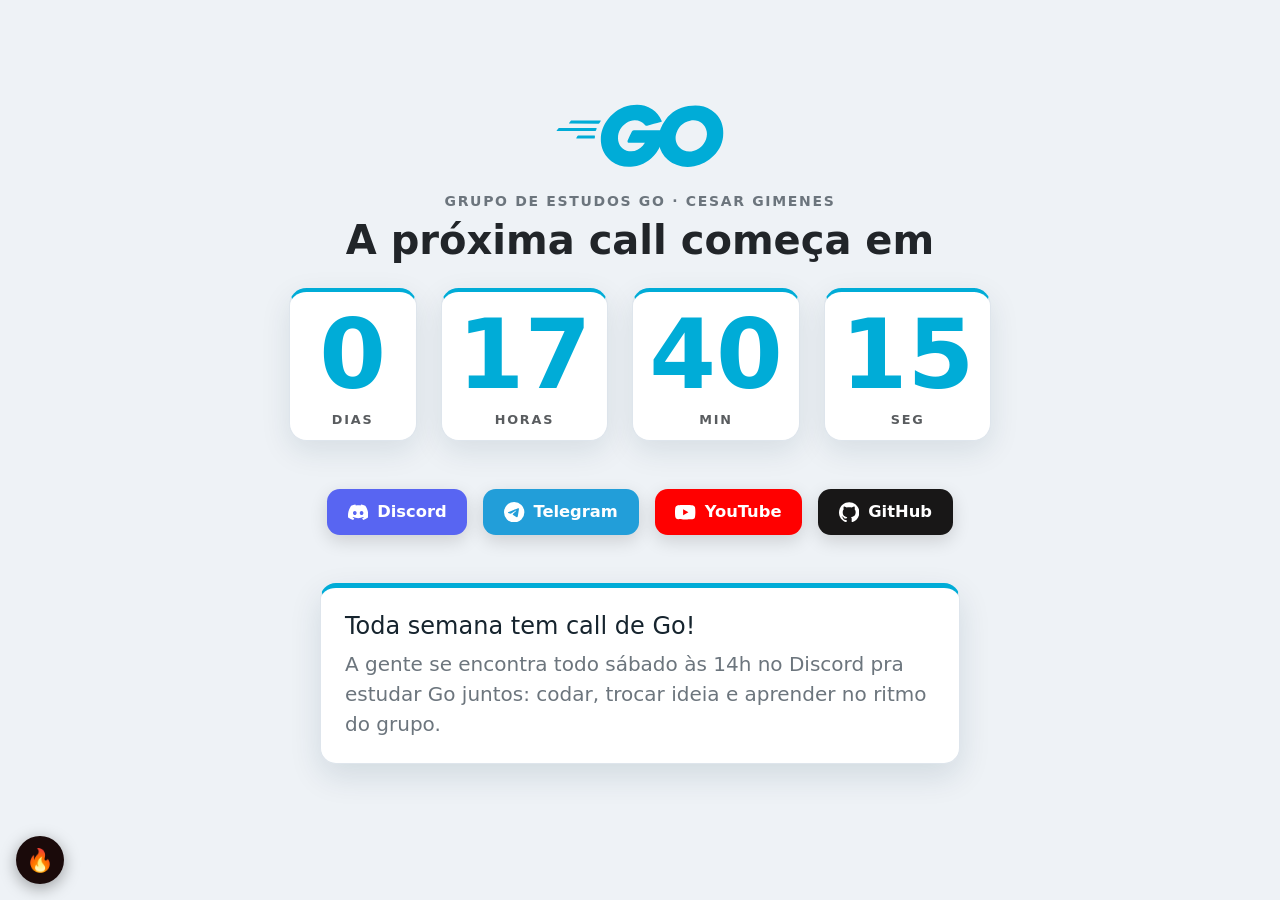
<file: index.html>
<!DOCTYPE html>
<html lang="pt-br">
<head>
  <meta charset="utf-8">
  <meta name="viewport" content="width=device-width, initial-scale=1">
  <meta name="description" content="Grupo de estudos de Go do Cesar Gimenes — call todo sábado às 14h no Discord.">
  <title>Grupo de Estudos Go</title>

  <link rel="icon" href="data:image/svg+xml,<svg xmlns='http://www.w3.org/2000/svg' viewBox='0 0 16 16'><rect width='16' height='16' rx='3' fill='%2300acd7'/></svg>">
  <link rel="preconnect" href="https://github.com">
  <link rel="preconnect" href="https://avatars.githubusercontent.com">

  <link rel="stylesheet" href="assets/vendor/bootstrap.min.css">
  <link rel="stylesheet" href="assets/css/main.css">
  <link rel="stylesheet" href="assets/css/hell.css">
</head>
<body>
  <main id="conteudo">
<section class="home-wrap text-center">
  <svg class="go-logo mb-4" viewBox="0 0 207 78" role="img" aria-label="Go">
    <g fill="#00acd7" fill-rule="evenodd">
      <path d="m16.2 24.1c-.4 0-.5-.2-.3-.5l2.1-2.7c.2-.3.7-.5 1.1-.5h35.7c.4 0 .5.3.3.6l-1.7 2.6c-.2.3-.7.6-1 .6z"/>
      <path d="m1.1 33.3c-.4 0-.5-.2-.3-.5l2.1-2.7c.2-.3.7-.5 1.1-.5h45.6c.4 0 .6.3.5.6l-.8 2.4c-.1.4-.5.6-.9.6z"/>
      <path d="m25.3 42.5c-.4 0-.5-.3-.3-.6l1.4-2.5c.2-.3.6-.6 1-.6h20c.4 0 .6.3.6.7l-.2 2.4c0 .4-.4.7-.7.7z"/>
      <g transform="translate(55)">
        <path d="m74.1 22.3c-6.3 1.6-10.6 2.8-16.8 4.4-1.5.4-1.6.5-2.9-1-1.5-1.7-2.6-2.8-4.7-3.8-6.3-3.1-12.4-2.2-18.1 1.5-6.8 4.4-10.3 10.9-10.2 19 .1 8 5.6 14.6 13.5 15.7 6.8.9 12.5-1.5 17-6.6.9-1.1 1.7-2.3 2.7-3.7-3.6 0-8.1 0-19.3 0-2.1 0-2.6-1.3-1.9-3 1.3-3.1 3.7-8.3 5.1-10.9.3-.6 1-1.6 2.5-1.6h36.4c-.2 2.7-.2 5.4-.6 8.1-1.1 7.2-3.8 13.8-8.2 19.6-7.2 9.5-16.6 15.4-28.5 17-9.8 1.3-18.9-.6-26.9-6.6-7.4-5.6-11.6-13-12.7-22.2-1.3-10.9 1.9-20.7 8.5-29.3 7.1-9.3 16.5-15.2 28-17.3 9.4-1.7 18.4-.6 26.5 4.9 5.3 3.5 9.1 8.3 11.6 14.1.6.9.2 1.4-1 1.7z"/>
        <path d="m107.2 77.6c-9.1-.2-17.4-2.8-24.4-8.8-5.9-5.1-9.6-11.6-10.8-19.3-1.8-11.3 1.3-21.3 8.1-30.2 7.3-9.6 16.1-14.6 28-16.7 10.2-1.8 19.8-.8 28.5 5.1 7.9 5.4 12.8 12.7 14.1 22.3 1.7 13.5-2.2 24.5-11.5 33.9-6.6 6.7-14.7 10.9-24 12.8-2.7.5-5.4.6-8 .9zm23.8-40.4c-.1-1.3-.1-2.3-.3-3.3-1.8-9.9-10.9-15.5-20.4-13.3-9.3 2.1-15.3 8-17.5 17.4-1.8 7.8 2 15.7 9.2 18.9 5.5 2.4 11 2.1 16.3-.6 7.9-4.1 12.2-10.5 12.7-19.1z" fill-rule="nonzero"/>
      </g>
    </g>
  </svg>

  <p class="text-uppercase text-secondary fw-semibold small mb-1" style="letter-spacing:.12em">Grupo de Estudos Go · Cesar Gimenes</p>
  <h1 class="display-6 fw-bold mb-4">A próxima call começa em</h1>

  <div class="countdown d-flex justify-content-center gap-3 gap-md-4"
       data-countdown
       data-target=""
       data-weekday="6"
       data-hour="14"
       data-reset-hour="">
    <div class="cd-unit"><span class="cd-num" data-days>--</span><span class="cd-label">dias</span></div>
    <div class="cd-unit"><span class="cd-num" data-hours>--</span><span class="cd-label">horas</span></div>
    <div class="cd-unit"><span class="cd-num" data-minutes>--</span><span class="cd-label">min</span></div>
    <div class="cd-unit"><span class="cd-num" data-seconds>--</span><span class="cd-label">seg</span></div>
  </div>

  <div class="d-flex flex-wrap justify-content-center gap-3 my-5">
    <a class="btn-brand btn-discord" href="https://discord.gg/pKXF9y95Pp" target="_blank" rel="noopener">
      <svg viewBox="0 0 24 24" aria-hidden="true"><path d="M20.317 4.3698a19.7913 19.7913 0 00-4.8851-1.5152.0741.0741 0 00-.0785.0371c-.211.3753-.4447.8648-.6083 1.2495-1.8447-.2762-3.68-.2762-5.4868 0-.1636-.3933-.4058-.8742-.6177-1.2495a.077.077 0 00-.0785-.037 19.7363 19.7363 0 00-4.8852 1.515.0699.0699 0 00-.0321.0277C.5334 9.0458-.319 13.5799.0992 18.0578a.0824.0824 0 00.0312.0561c2.0528 1.5076 4.0413 2.4228 5.9929 3.0294a.0777.0777 0 00.0842-.0276c.4616-.6304.8731-1.2952 1.226-1.9942a.076.076 0 00-.0416-.1057c-.6528-.2476-1.2743-.5495-1.8722-.8923a.077.077 0 01-.0076-.1277c.1258-.0943.2517-.1923.3718-.2914a.0743.0743 0 01.0776-.0105c3.9278 1.7933 8.18 1.7933 12.0614 0a.0739.0739 0 01.0785.0095c.1202.099.246.1981.3728.2924a.077.077 0 01-.0066.1276 12.2986 12.2986 0 01-1.873.8914.0766.0766 0 00-.0407.1067c.3604.698.7719 1.3628 1.225 1.9932a.076.076 0 00.0842.0286c1.961-.6067 3.9495-1.5219 6.0023-3.0294a.077.077 0 00.0313-.0552c.5004-5.177-.8382-9.6739-3.5485-13.6604a.061.061 0 00-.0312-.0286zM8.02 15.3312c-1.1825 0-2.1569-1.0857-2.1569-2.419 0-1.3332.9555-2.4189 2.157-2.4189 1.2108 0 2.1757 1.0952 2.1568 2.419 0 1.3332-.9555 2.4189-2.1569 2.4189zm7.9748 0c-1.1825 0-2.1569-1.0857-2.1569-2.419 0-1.3332.9554-2.4189 2.1569-2.4189 1.2108 0 2.1757 1.0952 2.1568 2.419 0 1.3332-.946 2.4189-2.1568 2.4189Z"/></svg>
      Discord
    </a>
    <a class="btn-brand btn-telegram" href="https://t.me/grupoDeEstudosGolang" target="_blank" rel="noopener">
      <svg viewBox="0 0 24 24" aria-hidden="true"><path d="M11.944 0A12 12 0 0 0 0 12a12 12 0 0 0 12 12 12 12 0 0 0 12-12A12 12 0 0 0 12 0a12 12 0 0 0-.056 0zm4.962 7.224c.1-.002.321.023.465.14a.506.506 0 0 1 .171.325c.016.093.036.306.02.472-.18 1.898-.962 6.502-1.36 8.627-.168.9-.499 1.201-.82 1.23-.696.065-1.225-.46-1.9-.902-1.056-.693-1.653-1.124-2.678-1.8-1.185-.78-.417-1.21.258-1.91.177-.184 3.247-2.977 3.307-3.23.007-.032.014-.15-.056-.212s-.174-.041-.249-.024c-.106.024-1.793 1.14-5.061 3.345-.48.33-.913.49-1.302.48-.428-.008-1.252-.241-1.865-.44-.752-.245-1.349-.374-1.297-.789.027-.216.325-.437.893-.663 3.498-1.524 5.83-2.529 6.998-3.014 3.332-1.386 4.025-1.627 4.476-1.635z"/></svg>
      Telegram
    </a>
    <a class="btn-brand btn-youtube" href="https://www.youtube.com/@grupodeestudosdegolang" target="_blank" rel="noopener">
      <svg viewBox="0 0 24 24" aria-hidden="true"><path d="M23.498 6.186a3.016 3.016 0 0 0-2.122-2.136C19.505 3.545 12 3.545 12 3.545s-7.505 0-9.377.505A3.017 3.017 0 0 0 .502 6.186C0 8.07 0 12 0 12s0 3.93.502 5.814a3.016 3.016 0 0 0 2.122 2.136c1.871.505 9.376.505 9.376.505s7.505 0 9.377-.505a3.015 3.015 0 0 0 2.122-2.136C24 15.93 24 12 24 12s0-3.93-.502-5.814zM9.545 15.568V8.432L15.818 12l-6.273 3.568z"/></svg>
      YouTube
    </a>
    <a class="btn-brand btn-github" href="https://github.com/crgimenes/grupo-estudos-golang" target="_blank" rel="noopener">
      <svg viewBox="0 0 24 24" aria-hidden="true"><path d="M12 .297c-6.63 0-12 5.373-12 12 0 5.303 3.438 9.8 8.205 11.385.6.113.82-.258.82-.577 0-.285-.01-1.04-.015-2.04-3.338.724-4.042-1.61-4.042-1.61C4.422 18.07 3.633 17.7 3.633 17.7c-1.087-.744.084-.729.084-.729 1.205.084 1.838 1.236 1.838 1.236 1.07 1.835 2.809 1.305 3.495.998.108-.776.417-1.305.76-1.605-2.665-.3-5.466-1.332-5.466-5.93 0-1.31.465-2.38 1.235-3.22-.135-.303-.54-1.523.105-3.176 0 0 1.005-.322 3.3 1.23.96-.267 1.98-.399 3-.405 1.02.006 2.04.138 3 .405 2.28-1.552 3.285-1.23 3.285-1.23.645 1.653.24 2.873.12 3.176.765.84 1.23 1.91 1.23 3.22 0 4.61-2.805 5.625-5.475 5.92.42.36.81 1.096.81 2.22 0 1.606-.015 2.896-.015 3.286 0 .315.21.69.825.57C20.565 22.092 24 17.592 24 12.297c0-6.627-5.373-12-12-12"/></svg>
      GitHub
    </a>
  </div>

  <div class="info-card card text-start mx-auto">
    <div class="card-body p-4">
      <h2 class="h4 mb-2">Toda semana tem call de Go!</h2>
      <p class="mb-0 fs-5 text-secondary">A gente se encontra todo sábado às 14h no Discord pra estudar Go juntos: codar, trocar ideia e aprender no ritmo do grupo.</p>
    </div>
  </div>
</section>
  </main>

  <button class="hell-trigger" data-hell-trigger aria-label="Não clique aqui" title="Não clica não…">🔥</button>

  <div class="hell-stage" data-hell-stage aria-hidden="true">

    <div class="pulse-ring" data-pulse></div>

    <div class="embers" data-embers aria-hidden="true"></div>

    <svg class="hell-gates" viewBox="0 0 260 380" aria-hidden="true" preserveAspectRatio="xMidYMax meet">
      <path d="M18 380 L18 150 Q18 28 130 16 Q242 28 242 150 L242 380 Z" fill="#1c0606" stroke="#3a0a0a" stroke-width="6"/>
      <path d="M40 380 L40 150 Q40 50 130 40 Q220 50 220 150 L220 380 Z" fill="#0a0202"/>
      <g stroke="#3a0a0a" stroke-width="3" fill="none" opacity=".7">
        <path d="M18 150 Q18 28 130 16 Q242 28 242 150"/>
        <line x1="18" y1="210" x2="40" y2="210"/><line x1="18" y1="270" x2="40" y2="270"/><line x1="18" y1="330" x2="40" y2="330"/>
        <line x1="220" y1="210" x2="242" y2="210"/><line x1="220" y1="270" x2="242" y2="270"/><line x1="220" y1="330" x2="242" y2="330"/>
      </g>
      <path class="gate-fire" d="M58 380 L58 160 Q58 70 130 60 Q202 70 202 160 L202 380 Z" fill="#ff3b00" opacity=".92"/>
      <path class="gate-fire2" d="M78 380 L78 175 Q78 95 130 86 Q182 95 182 175 L182 380 Z" fill="#ff7a1f"/>
      <g stroke="#160404" stroke-width="6" opacity=".8">
        <line x1="92" y1="120" x2="92" y2="380"/><line x1="114" y1="100" x2="114" y2="380"/>
        <line x1="146" y1="100" x2="146" y2="380"/><line x1="168" y1="120" x2="168" y2="380"/>
      </g>
      <circle class="gate-eye" cx="110" cy="150" r="6" fill="#ffe27a"/>
      <circle class="gate-eye" cx="150" cy="150" r="6" fill="#ffe27a"/>
      <text x="130" y="46" text-anchor="middle" class="gate-text">HELL</text>
      <g class="gate-flames">
        <path class="flick f1" d="M70 250 q-16 -46 6 -80 q5 34 22 40 q16 -22 6 -50 q34 40 11 90 Z" fill="#ffb01f"/>
        <path class="flick f2" d="M130 270 q-14 -56 9 -96 q7 40 24 47 q13 -28 7 -58 q38 50 9 107 Z" fill="#ff7a1f"/>
        <path class="flick f3" d="M190 252 q-12 -44 7 -76 q6 32 20 38 q11 -20 6 -48 q30 38 10 86 Z" fill="#ffb01f"/>
      </g>
    </svg>

    <div class="bus" data-bus>
      <div class="bus-body">
        <span class="bus-sign">L666 · INFERNO</span>
        <span class="bus-window-band"></span>

        <!-- Os assentos sao montados pelo hell.js a partir de assets/data/members.js -->
        <div class="bus-seats" data-bus-seats></div>

        <span class="bus-skirt"></span>
        <span class="headlight"></span>

        <svg class="wheel wheel-l" viewBox="0 0 40 40" aria-hidden="true">
          <circle cx="20" cy="20" r="19" fill="#0d0d0d"/><circle cx="20" cy="20" r="11" fill="#cfcfcf"/>
          <g stroke="#888" stroke-width="2.4" stroke-linecap="round">
            <line x1="20" y1="20" x2="20" y2="10"/><line x1="20" y1="20" x2="28.7" y2="15"/><line x1="20" y1="20" x2="28.7" y2="25"/>
            <line x1="20" y1="20" x2="20" y2="30"/><line x1="20" y1="20" x2="11.3" y2="25"/><line x1="20" y1="20" x2="11.3" y2="15"/>
          </g>
          <circle cx="20" cy="20" r="3.5" fill="#444"/>
        </svg>
        <svg class="wheel wheel-r" viewBox="0 0 40 40" aria-hidden="true">
          <circle cx="20" cy="20" r="19" fill="#0d0d0d"/><circle cx="20" cy="20" r="11" fill="#cfcfcf"/>
          <g stroke="#888" stroke-width="2.4" stroke-linecap="round">
            <line x1="20" y1="20" x2="20" y2="10"/><line x1="20" y1="20" x2="28.7" y2="15"/><line x1="20" y1="20" x2="28.7" y2="25"/>
            <line x1="20" y1="20" x2="20" y2="30"/><line x1="20" y1="20" x2="11.3" y2="25"/><line x1="20" y1="20" x2="11.3" y2="15"/>
          </g>
          <circle cx="20" cy="20" r="3.5" fill="#444"/>
        </svg>
      </div>
    </div>

    <audio data-hell-audio src="audio/highway.mp3" loop preload="none"></audio>
  </div>

  <script src="assets/data/members.js"></script>
  <script src="assets/data/lines.js"></script>
  <script src="assets/js/countdown.js" defer></script>
  <script src="assets/js/hell.js" defer></script>
</body>
</html>
</file>
<file: assets/css/main.css>
:root {
  --go: #00acd7;
  --go-dark: #007d9c;
  --bs-body-bg: #eef2f6;
  --bs-body-bg-rgb: 238, 242, 246;
  --bs-card-bg: #ffffff;
  --bs-border-color: #dee5ec;
  transition: background-color 2.2s ease, color 2.2s ease;
}

body { transition: background-color 2.2s ease, color 2.2s ease; }

[hidden] { display: none !important; }

.home-wrap {
  min-height: calc(100vh - 2rem);
  display: flex; flex-direction: column; align-items: center; justify-content: center;
  max-width: 720px; margin: 0 auto; padding: 3rem 1.25rem;
}

.go-logo { width: clamp(110px, 22vw, 168px); height: auto; }

.countdown { font-variant-numeric: tabular-nums; }
.cd-unit {
  display: flex; flex-direction: column; align-items: center; justify-content: center;
  min-width: clamp(4.8rem, 17vw, 8rem); padding: .9rem 1rem .7rem;
  background: var(--bs-card-bg); border: 1px solid var(--bs-border-color);
  border-top: 4px solid var(--go); border-radius: 1.1rem;
  box-shadow: 0 10px 30px rgba(0, 50, 70, .10);
}
.cd-num { font-size: clamp(3rem, 12vw, 6rem); font-weight: 800; line-height: 1; color: var(--go); }
.cd-label { font-size: .8rem; text-transform: uppercase; letter-spacing: .14em; color: var(--bs-secondary-color); margin-top: .45rem; font-weight: 700; }

.btn-brand {
  display: inline-flex; align-items: center; gap: .55rem; font-weight: 700; font-size: 1.02rem;
  padding: .68rem 1.3rem; border: 0; border-radius: .8rem; color: #fff; text-decoration: none;
  box-shadow: 0 6px 18px rgba(0, 0, 0, .14); transition: transform .13s ease, filter .13s ease, box-shadow .13s ease;
}
.btn-brand:hover { transform: translateY(-3px); filter: brightness(1.08); color: #fff; box-shadow: 0 10px 24px rgba(0, 0, 0, .2); }
.btn-brand svg { width: 1.25em; height: 1.25em; fill: currentColor; }
.btn-discord  { background: #5865F2; }
.btn-telegram { background: #229ED9; }
.btn-youtube  { background: #FF0000; }
.btn-github   { background: #181717; }

.info-card {
  width: 100%; max-width: 640px; background: #fff; color: #16242e;
  --bs-body-color: #16242e; --bs-secondary-color: #5b6b76;
  border: 1px solid var(--bs-border-color); border-top: 5px solid var(--go);
  border-radius: 1rem; box-shadow: 0 12px 32px rgba(0, 50, 70, .12);
}

@media (prefers-reduced-motion: reduce) {
  *, ::before, ::after { animation-duration: .001ms !important; transition-duration: .001ms !important; }
}
</file>
<file: assets/css/hell.css>
.hell-trigger {
  position: fixed; left: 1rem; bottom: 1rem; z-index: 10000;
  width: 3rem; height: 3rem; border-radius: 50%; border: none; cursor: pointer;
  font-size: 1.4rem; line-height: 1; background: #1a0a0a; color: #fff;
  box-shadow: 0 4px 16px rgba(0,0,0,.35); transition: transform .2s ease, box-shadow .3s ease;
  animation: trigger-idle 2.6s ease-in-out infinite;
}
.hell-trigger:hover { transform: scale(1.12) rotate(-8deg); }
@keyframes trigger-idle {
  0%,100% { box-shadow: 0 4px 16px rgba(0,0,0,.35); }
  50%     { box-shadow: 0 0 22px 4px rgba(255,80,0,.55); }
}
html.hell .hell-trigger { background: #ff3b00; box-shadow: 0 0 26px 6px rgba(255,80,0,.8); }

.hell-stage {
  position: fixed; inset: 0; z-index: 9980; pointer-events: none;
  opacity: 0; transition: opacity 1.5s ease; overflow: hidden;
}
.hell-stage a, .hell-stage .win { pointer-events: auto; }
html.hell .hell-stage { opacity: 1; }

html.hell-1 {
  --bs-body-bg:#2a1212; --bs-body-color:#ffe2cf; --bs-secondary-color:#e7a07e;
  --bs-border-color:#5e2424; --bs-card-bg:#341515; --bs-tertiary-bg:#321616; --bs-emphasis-color:#fff;
}
html.hell-2 {
  --bs-body-bg:#190808; --bs-body-color:#ffcdab; --bs-secondary-color:#d6815f;
  --bs-border-color:#4a1414; --bs-card-bg:#230a0a; --bs-tertiary-bg:#200a0a; --bs-emphasis-color:#fff;
}
html.hell-3 {
  --bs-body-bg:#0a0202; --bs-body-color:#ffb98f; --bs-secondary-color:#c46a48;
  --bs-border-color:#3a0d0d; --bs-card-bg:#150404; --bs-tertiary-bg:#100303; --bs-emphasis-color:#fff;
}
html.hell .cd-num { color:#ff4500; }
html.hell .cd-unit { border-top-color:#ff4500; }

html.hell .info-card {
  background: #1c0808; color: #ffd9c2;
  --bs-body-color: #ffd9c2; --bs-secondary-color: #d6815f;
  border-color: #5a1414; border-top-color: #ff4500;
  box-shadow: 0 12px 30px rgba(255, 40, 0, .3);
}

html.hell .go-logo g { animation: logo-burn 2.4s linear infinite; }
@keyframes logo-burn {
  0%   { fill:#ff5a1f; } 25% { fill:#ffd23f; } 50% { fill:#ff2d00; }
  75%  { fill:#ff9a1f; } 100% { fill:#ff5a1f; }
}

html.hell .btn-brand { box-shadow: 0 0 18px 3px rgba(255,90,0,.55); animation: btn-burn 2.2s ease-in-out infinite; }
html.hell .btn-discord  { background: #b3210a; }
html.hell .btn-telegram { background: #d1430a; }
html.hell .btn-youtube  { background: #e01200; }
html.hell .btn-github   { background: #7a0c0c; }
@keyframes btn-burn { 0%,100% { filter: brightness(1); } 50% { filter: brightness(1.32); } }

.pulse-ring {
  position: fixed; inset: 0; z-index: 9990; pointer-events: none; opacity: 0;
  transition: opacity 1.2s ease;
  border: solid rgba(255,40,0, calc(.25 + var(--pulse,0) * .55));
  border-width: calc(3px + var(--pulse,0) * 14px);
  box-shadow:
    inset 0 0 calc(60px + var(--pulse,0) * 220px) calc(10px + var(--pulse,0) * 70px)
    rgba(255,30,0, calc(.28 + var(--pulse,0) * .68));
}
html.hell .pulse-ring { opacity: 1; }

.embers { position: fixed; inset: 0; z-index: 9991; pointer-events: none; }
.ember {
  position: absolute; bottom: -12px; width: 7px; height: 7px; border-radius: 50%;
  background: #ff8a1f; box-shadow: 0 0 6px 1px rgba(255,120,30,.7);
  animation: ember-rise linear forwards;
}
@keyframes ember-rise {
  0%   { transform: translateY(0) translateX(0) scale(1); opacity: 1; }
  100% { transform: translateY(-102vh) translateX(var(--drift,0)) scale(.3); opacity: 0; }
}

.hell-gates {
  position: fixed; right: 0; bottom: 0; z-index: 9985; height: min(54vh, 350px); width: auto;
  pointer-events: none; opacity: 0; transform: translateY(24px);
  transition: opacity 2s ease, transform 2s ease; filter: drop-shadow(0 0 30px rgba(255,60,0,.65));
}
html.hell .hell-gates { opacity: 1; transform: translateY(0); }
.gate-text { fill:#ffd23f; font: 800 36px/1 system-ui, sans-serif; letter-spacing:.14em; filter: drop-shadow(0 0 8px #ff5a1f); }
.gate-fire  { transform-box: fill-box; transform-origin: center bottom; animation: gate-breathe 1.4s ease-in-out infinite; }
.gate-fire2 { transform-box: fill-box; transform-origin: center bottom; animation: gate-breathe 1s ease-in-out infinite .3s; }
@keyframes gate-breathe { 0%,100% { opacity:.72; transform: scaleY(1); } 50% { opacity:1; transform: scaleY(1.05); } }
.gate-eye { filter: drop-shadow(0 0 5px #ffd23f); animation: eye-flicker 1.3s steps(2,start) infinite; }
@keyframes eye-flicker { 50% { opacity:.35; } }
.flick { transform-box: fill-box; transform-origin: center bottom; }
.flick.f1 { animation: flick 1.1s ease-in-out infinite; }
.flick.f2 { animation: flick .8s ease-in-out infinite .2s; }
.flick.f3 { animation: flick 1.3s ease-in-out infinite .1s; }
@keyframes flick { 0%,100% { transform: scaleY(1) skewX(0deg); } 50% { transform: scaleY(1.3) skewX(7deg); } }

.bus {
  position: fixed; right: 6%; bottom: 22px; z-index: 9996; pointer-events: none;
  transform: translateX(-220vw);
}
html.hell .bus { animation: bus-drive 6.5s cubic-bezier(.22,.61,.36,1) forwards; }
@keyframes bus-drive {
  0% { transform: translateX(-220vw); } 90% { transform: translateX(10px); }
  95% { transform: translateX(-5px); } 100% { transform: translateX(0); }
}
.bus-body {
  position: relative; display: flex; align-items: center; gap: 14px;
  height: 126px; padding: 0 38px 0 26px;
  background: #c1121f; border: 3px solid #5a0a0e;
  border-radius: 14px 56px 12px 12px;
  box-shadow: 0 12px 22px rgba(0,0,0,.5), 0 0 30px 6px rgba(255,40,0,.6);
}
html.hell .bus-body { animation: bus-bounce .5s ease-in-out infinite; transform-origin: bottom center; }
@keyframes bus-bounce { 0%,100% { transform: translateY(0) rotate(0); } 50% { transform: translateY(-3px) rotate(-.4deg); } }
.bus-window-band { position: absolute; left: 18px; right: 92px; top: 16px; height: 60px; background: #4a0a0e; border-radius: 8px 12px 6px 6px; }
.bus-skirt { position: absolute; left: 8px; right: 38px; bottom: 10px; height: 16px; background: #7a0c12; border-radius: 4px; }
.bus-sign {
  position: absolute; top: -15px; left: 30px; z-index: 1; font-size: .64rem; font-weight: 800; letter-spacing: .05em;
  color: #ffd23f; background: #2a0608; border: 2px solid #5a0a0e; padding: .05rem .45rem; border-radius: 4px;
}

.bus-seats { position: relative; z-index: 2; display: flex; align-items: center; gap: 14px; padding-left: 6px; }
.seat { position: relative; }
.win {
  display: block; width: 66px; height: 66px; border-radius: 50%; overflow: hidden;
  border: 3px solid #2a0608; box-shadow: 0 0 0 3px #c1121f; background: #fff;
  opacity: 0; transform: translateY(6px);
}
.win img { width: 100%; height: 100%; object-fit: cover; display: block; }
html.hell .win { animation: win-pop .45s ease forwards; }
@keyframes win-pop { to { opacity: 1; transform: translateY(0); } }

.seat-driver {
  position: relative; z-index: 2; align-self: stretch; display: flex; align-items: center;
  margin-left: 6px; padding: 10px 20px 10px 12px;
  background: #bfe3ff; border: 3px solid #5a0a0e; border-radius: 12px 50px 8px 8px;
  box-shadow: inset 0 0 0 2px rgba(255,255,255,.6);
}
.seat-driver .win { width: 84px; height: 84px; border-color: #0a3a5c; box-shadow: 0 0 0 3px #fff, 0 0 18px 4px rgba(255,90,0,.8); }
.seat-driver::after {
  content: ""; position: absolute; bottom: 4px; left: 44%; transform: translateX(-50%);
  width: 28px; height: 13px; border: 3px solid #2a0608; border-bottom: 0; border-radius: 15px 15px 0 0;
}
.win-tag {
  position: absolute; bottom: -1.4rem; left: 50%; transform: translateX(-50%);
  white-space: nowrap; font-size: .66rem; font-weight: 800; color: #ffd23f;
  background: rgba(0,0,0,.65); padding: .1rem .45rem; border-radius: 999px;
}

.headlight { position: absolute; right: 5px; bottom: 38px; width: 13px; height: 13px; border-radius: 50%; background: #fff3b0; box-shadow: 0 0 12px 4px #fff3b0; }
.wheel { position: absolute; bottom: -18px; width: 50px; height: 50px; transform-origin: center; }
.wheel-l { left: 40px; } .wheel-r { right: 44px; }
html.hell .wheel { animation: spin .55s linear infinite; }
@keyframes spin { to { transform: rotate(360deg); } }

.bubble {
  position: absolute; bottom: calc(100% + 12px); left: 50%;
  width: max-content; max-width: 12rem; transform: translate(-50%, 8px);
  background: #fff; color: #1a0a0a; font-weight: 700; font-size: .8rem; line-height: 1.25;
  padding: .45rem .65rem; border-radius: 12px; text-align: center; box-shadow: 0 6px 18px rgba(0,0,0,.45);
  opacity: 0; pointer-events: none; transition: opacity .25s ease, transform .25s ease; z-index: 4;
}
.bubble::after {
  content: ""; position: absolute; bottom: -7px; left: 50%; transform: translateX(-50%);
  border: 7px solid transparent; border-top-color: #fff; border-bottom: 0;
}
.bubble.crowd { background: #ffd23f; }
.bubble.crowd::after { border-top-color: #ffd23f; }
.bubble.show { opacity: 1; transform: translate(-50%, 0); }

@media (max-width: 760px) {
  .bus { right: 2%; transform-origin: bottom right; }
  .bus-body { gap: 8px; padding: 10px 14px; }
  .win { width: 40px; height: 40px; }
  .seat-driver .win { width: 48px; height: 48px; }
  .win-tag { display: none; }
  .bubble { font-size: .7rem; max-width: 9rem; }
}
</file>
